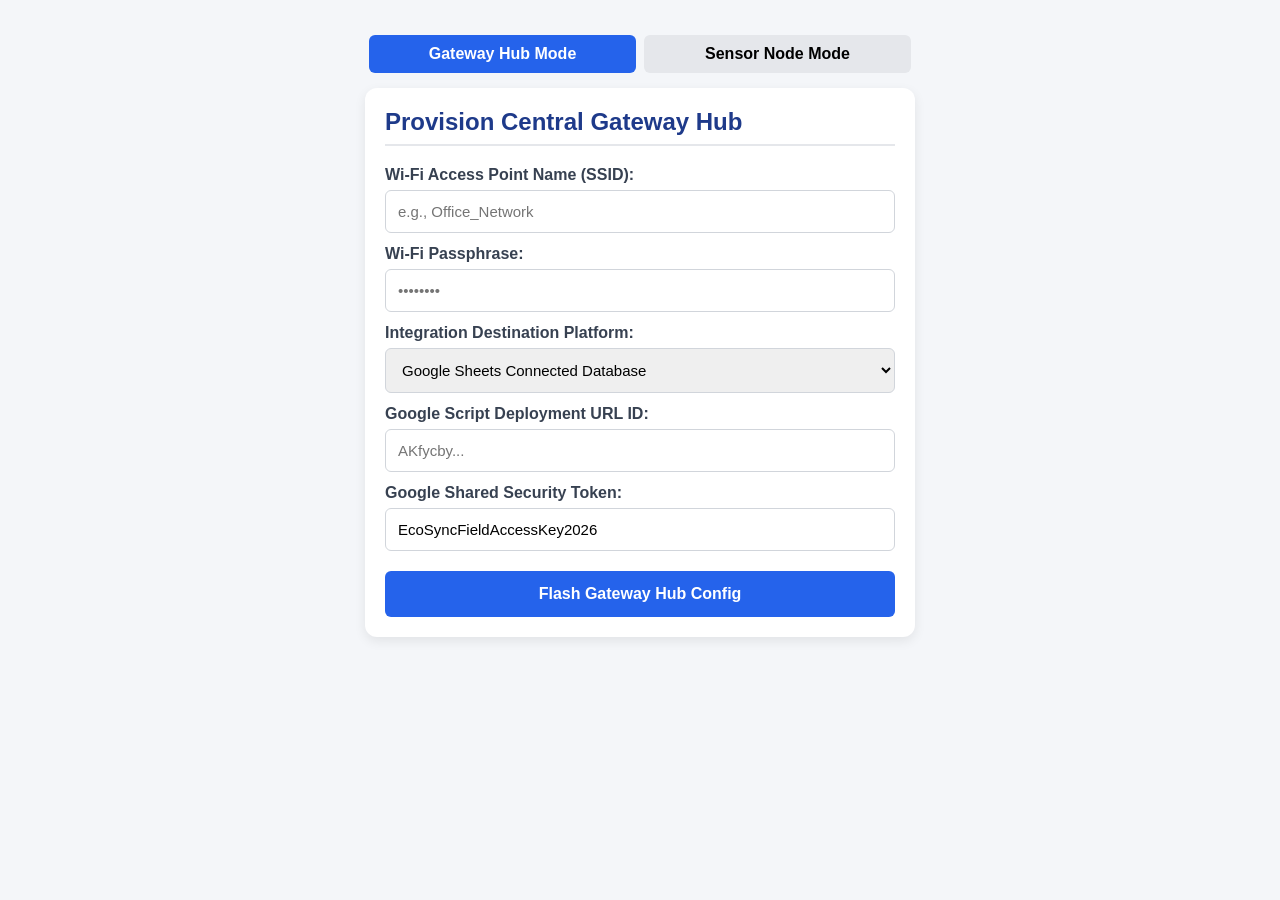
<file: index.html>
<!DOCTYPE html>
<html>
<head>
    <title>EcoSYNC Hardware Fleet Configurator</title>
    <meta name="viewport" content="width=device-width, initial-scale=1">
    <style>
        body { font-family: -apple-system, sans-serif; max-width: 550px; margin: 20px auto; padding: 15px; background: #f4f6f9; }
        .card { background: white; padding: 20px; border-radius: 12px; box-shadow: 0 4px 12px rgba(0,0,0,0.08); margin-bottom: 15px; }
        h2 { color: #1e3a8a; margin-top: 0; border-bottom: 2px solid #e5e7eb; padding-bottom: 8px; }
        label { display: block; margin-top: 12px; font-weight: 600; color: #374151; }
        input, select { width: 100%; padding: 12px; margin-top: 6px; box-sizing: border-box; border: 1px solid #d1d5db; border-radius: 6px; font-size: 15px; }
        button { background: #2563eb; color: white; border: none; padding: 14px; margin-top: 20px; width: 100%; border-radius: 6px; font-size: 16px; cursor: pointer; font-weight: bold; }
        button:hover { background: #1d4ed8; }
        .hidden { display: none; }
        .hint { color: #6b7280; font-size: 12px; margin-top: 4px; }
        .nav-tabs { display: flex; margin-bottom: 15px; }
        .tab { flex: 1; text-align: center; padding: 10px; background: #e5e7eb; cursor: pointer; font-weight: bold; border-radius: 6px; margin: 0 4px; }
        .active-tab { background: #2563eb; color: white; }
    </style>
</head>
<body>
    <div class="nav-tabs">
        <div id="tabHub" class="tab active-tab" onclick="switchMode('HUB')">Gateway Hub Mode</div>
        <div id="tabNode" class="tab" onclick="switchMode('NODE')">Sensor Node Mode</div>
    </div>

    <!-- GATEWAY HUB CONFIGURATION UNIT PANEL -->
    <div id="panelHub" class="card">
        <h2>Provision Central Gateway Hub</h2>
        <label>Wi-Fi Access Point Name (SSID):</label>
        <input type="text" id="hubSsid" placeholder="e.g., Office_Network">
        <label>Wi-Fi Passphrase:</label>
        <input type="password" id="hubPass" placeholder="••••••••">
        
        <label>Integration Destination Platform:</label>
        <select id="platformChoice" onchange="togglePlatformFields()">
            <option value="1">Google Sheets Connected Database</option>
            <option value="2">Home Assistant (Local Webhook Url)</option>
        </select>

        <div id="rowGoogle">
            <label>Google Script Deployment URL ID:</label>
            <input type="text" id="hubScriptId" placeholder="AKfycby...">
            <label>Google Shared Security Token:</label>
            <input type="text" id="hubToken" value="EcoSyncFieldAccessKey2026">
        </div>
        <div id="rowHA" class="hidden">
            <label>Home Assistant Webhook Destination URL:</label>
            <input type="text" id="hubHaUrl" placeholder="http://192.168.1">
        </div>
        <button onclick="writeHubConfiguration()">Flash Gateway Hub Config</button>
    </div>

    <!-- REMOTE FIELD SENSOR UNIT PANEL -->
    <div id="panelNode" class="card hidden">
        <h2>Provision Field Sensor Unit</h2>
        <label>Assign Unique Hardware Node ID:</label>
        <input type="number" id="nodeId" min="1" max="255" value="1">
        <label>Default Sleep Interval (Seconds):</label>
        <input type="number" id="nodeSleep" value="300">
        
        <label>Private AES-128 Encryption Passphrase:</label>
        <input type="text" id="nodeKey" maxlength="16" placeholder="Must be exactly 16 characters">
        <div class="hint">Must match the entry value assigned inside your master database configuration row.</div>
        <button onclick="writeNodeConfiguration()" style="background:#d97706;">Flash Field Node Config</button>
    </div>

    <script>
        let currentMode = 'HUB';
        function switchMode(m) {
            currentMode = m;
            if(m === 'HUB') {
                document.getElementById('panelHub').classList.remove('hidden'); document.getElementById('panelNode').classList.add('hidden');
                document.getElementById('tabHub').classList.add('active-tab'); document.getElementById('tabNode').classList.remove('active-tab');
            } else {
                document.getElementById('panelHub').classList.add('hidden'); document.getElementById('panelNode').classList.remove('hidden');
                document.getElementById('tabHub').classList.remove('active-tab'); document.getElementById('tabNode').classList.add('active-tab');
            }
        }
        function togglePlatformFields() {
            if(document.getElementById('platformChoice').value === "1") {
                document.getElementById('rowGoogle').classList.remove('hidden'); document.getElementById('rowHA').classList.add('hidden');
            } else {
                document.getElementById('rowGoogle').classList.add('hidden'); document.getElementById('rowHA').classList.remove('hidden');
            }
        }
        async function writeHubConfiguration() {
            const uuidS = "a84f0001-5231-4b53-9a33-2154c0000000";
            try {
                const dev = await navigator.bluetooth.requestDevice({ filters: [{ services: [uuidS] }] });
                const gatt = await dev.gatt.connect(); const svc = await gatt.getPrimaryService(uuidS); const enc = new TextEncoder();
                await (await svc.getCharacteristic("a84f0002-5231-4b53-9a33-2154c0000000")).writeValue(enc.encode(document.getElementById('hubSsid').value));
                await (await svc.getCharacteristic("a84f0003-5231-4b53-9a33-2154c0000000")).writeValue(enc.encode(document.getElementById('hubPass').value));
                const type = document.getElementById('platformChoice').value;
                await (await svc.getCharacteristic("a84f0004-5231-4b53-9a33-2154c0000000")).writeValue(enc.encode(type));
                const data = (type === "1") ? document.getElementById('hubScriptId').value : document.getElementById('hubHaUrl').value;
                const tokn = (type === "1") ? document.getElementById('hubToken').value : "HA_BYPASS";
                await (await svc.getCharacteristic("a84f0005-5231-4b53-9a33-2154c0000000")).writeValue(enc.encode(data));
                await (await svc.getCharacteristic("a84f0006-5231-4b53-9a33-2154c0000000")).writeValue(enc.encode(tokn));
                alert("Gateway Configured Successfully."); await gatt.disconnect();
            } catch(e) { alert("BLE Error: " + e.message); }
        }
        async function writeNodeConfiguration() {
            if(document.getElementById('nodeKey').value.length !== 16) { alert("Key must be exactly 16 characters long."); return; }
            const uuidN = "4fa15562-812d-4d40-8d38-92212354c001";
            try {
                const dev = await navigator.bluetooth.requestDevice({ filters: [{ services: [uuidN] }] });
                const gatt = await dev.gatt.connect(); const svc = await gatt.getPrimaryService(uuidN); const enc = new TextEncoder();
                await (await svc.getCharacteristic("4fa15562-812d-4d40-8d38-92212354c002")).writeValue(enc.encode(document.getElementById('nodeId').value));
                await (await svc.getCharacteristic("4fa15562-812d-4d40-8d38-92212354c003")).writeValue(enc.encode(document.getElementById('nodeSleep').value));
                await (await svc.getCharacteristic("4fa15562-812d-4d40-8d38-92212354c004")).writeValue(enc.encode(document.getElementById('nodeKey').value));
                alert("Sensor Node Configured Successfully."); await gatt.disconnect();
            } catch(e) { alert("BLE Error: " + e.message); }
        }
    </script>
</body>
</html>
</file>
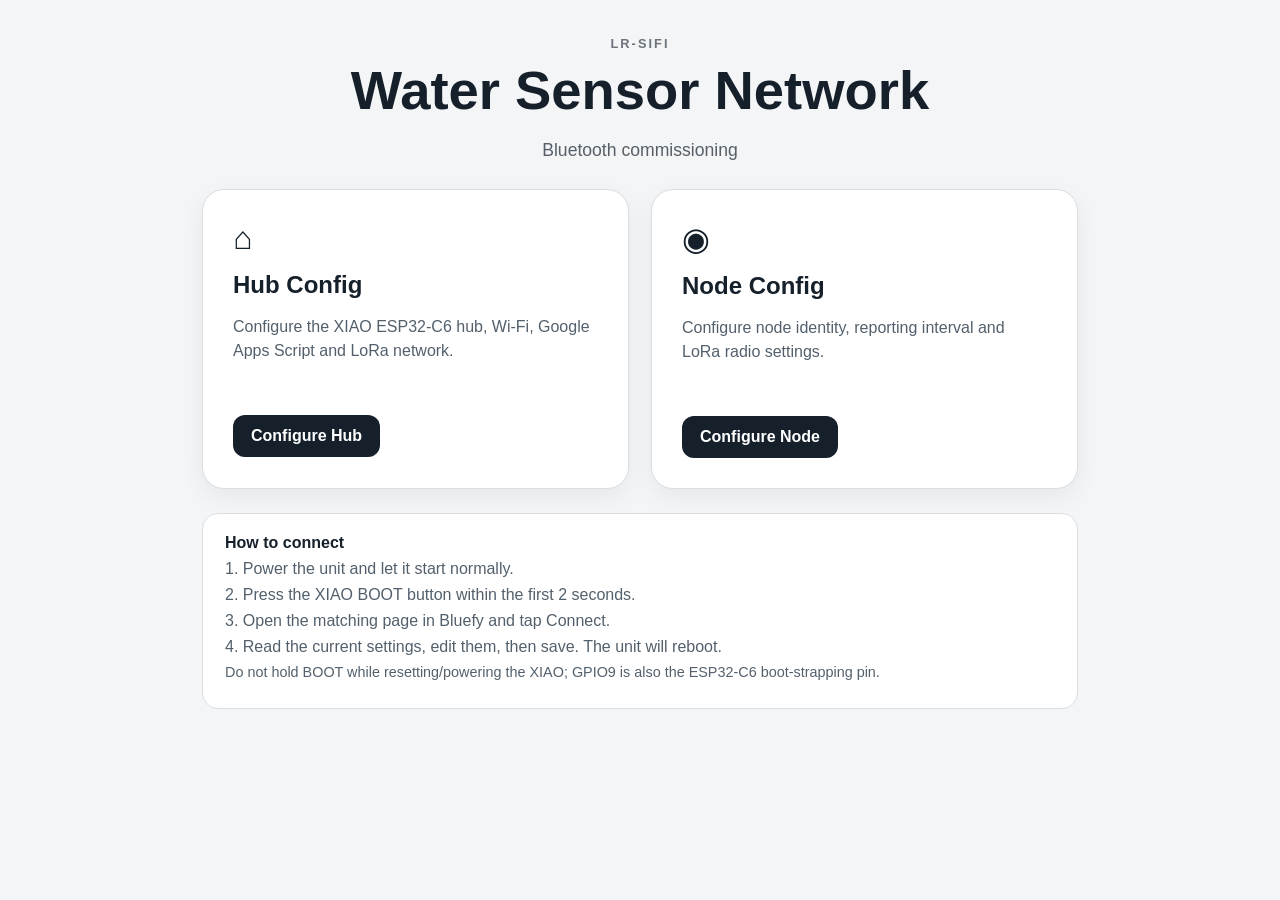
<file: docs/index.html>
<!doctype html>
<html lang="en">
<head>
  <meta charset="utf-8">
  <meta name="viewport" content="width=device-width,initial-scale=1">
  <title>LR-SiFi Water Sensor Network</title>
  <link rel="stylesheet" href="styles.css">
</head>
<body>
<main class="shell">
  <section class="hero">
    <div class="eyebrow">LR-SiFi</div>
    <h1>Water Sensor Network</h1>
    <p>Bluetooth commissioning</p>
  </section>

  <section class="cards">
    <a class="card" href="hub.html">
      <div class="icon">⌂</div>
      <h2>Hub Config</h2>
      <p>Configure the XIAO ESP32-C6 hub, Wi-Fi, Google Apps Script and LoRa network.</p>
      <span class="button">Configure Hub</span>
    </a>

    <a class="card" href="node.html">
      <div class="icon">◉</div>
      <h2>Node Config</h2>
      <p>Configure node identity, reporting interval and LoRa radio settings.</p>
      <span class="button">Configure Node</span>
    </a>
  </section>

  <section class="notice">
    <strong>How to connect</strong>
    <p>1. Power the unit and let it start normally.</p>
    <p>2. Press the XIAO BOOT button within the first 2 seconds.</p>
    <p>3. Open the matching page in Bluefy and tap Connect.</p>
    <p>4. Read the current settings, edit them, then save. The unit will reboot.</p>
    <p class="compat">Do not hold BOOT while resetting/powering the XIAO; GPIO9 is also the ESP32-C6 boot-strapping pin.</p>
  </section>
</main>
</body>
</html>
</file>
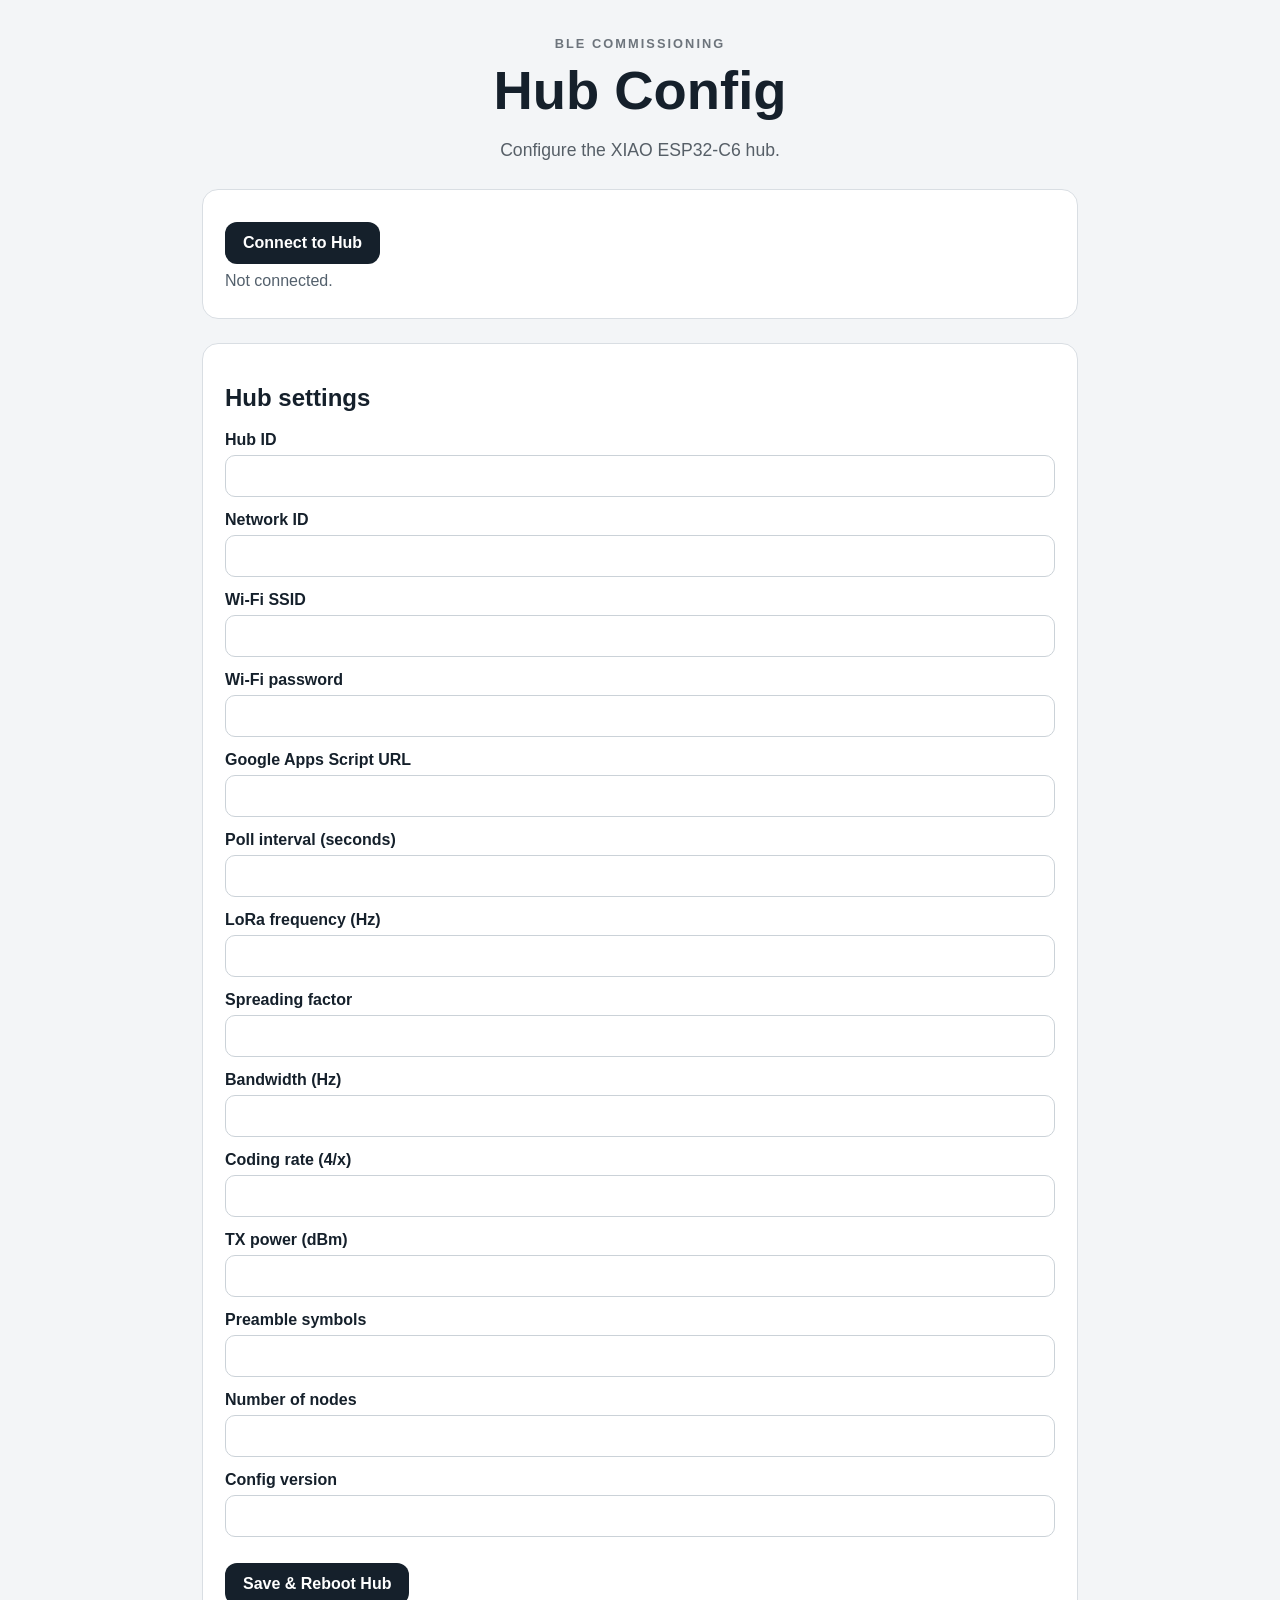
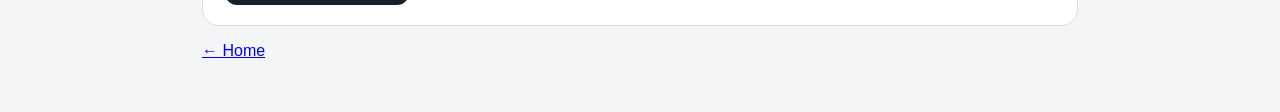
<file: docs/hub.html>
<!doctype html>
<html lang="en">
<head><meta charset="utf-8"><meta name="viewport" content="width=device-width,initial-scale=1">
<title>Hub Config</title><link rel="stylesheet" href="styles.css"></head>
<body><main class="shell">
<section class="hero"><div class="eyebrow">BLE Commissioning</div><h1>Hub Config</h1><p>Configure the XIAO ESP32-C6 hub.</p></section>
<section class="notice"><button id="connect" class="button">Connect to Hub</button><p id="status">Not connected.</p></section>
<section class="notice"><h2>Hub settings</h2>
<label>Hub ID<input id="hub"></label>
<label>Network ID<input id="network"></label>
<label>Wi-Fi SSID<input id="ssid"></label>
<label>Wi-Fi password<input id="password" type="password"></label>
<label>Google Apps Script URL<input id="url"></label>
<label>Poll interval (seconds)<input id="poll" type="number" min="5" max="43200"></label>
<label>LoRa frequency (Hz)<input id="freq" type="number"></label>
<label>Spreading factor<input id="sf" type="number" min="5" max="12"></label>
<label>Bandwidth (Hz)<input id="bw" type="number"></label>
<label>Coding rate (4/x)<input id="cr" type="number" min="5" max="8"></label>
<label>TX power (dBm)<input id="power" type="number" min="-9" max="22"></label>
<label>Preamble symbols<input id="preamble" type="number" min="8" max="65535"></label>
<label>Number of nodes<input id="nodes" type="number" min="1" max="10"></label>
<label>Config version<input id="version" type="number" min="0" max="65535"></label>
<button id="save" class="button" disabled>Save & Reboot Hub</button>
</section><p><a href="index.html">← Home</a></p>
<script src="ble.js"></script><script>
document.getElementById('connect').onclick=()=>BleConfig.connect('hub');
const ids=['hub','network','ssid','password','url','poll','freq','sf','bw','cr','power','preamble','nodes','version'];
document.getElementById('save').onclick=()=>BleConfig.save(ids.map(id=>[id]));
</script></main></body></html>
</file>
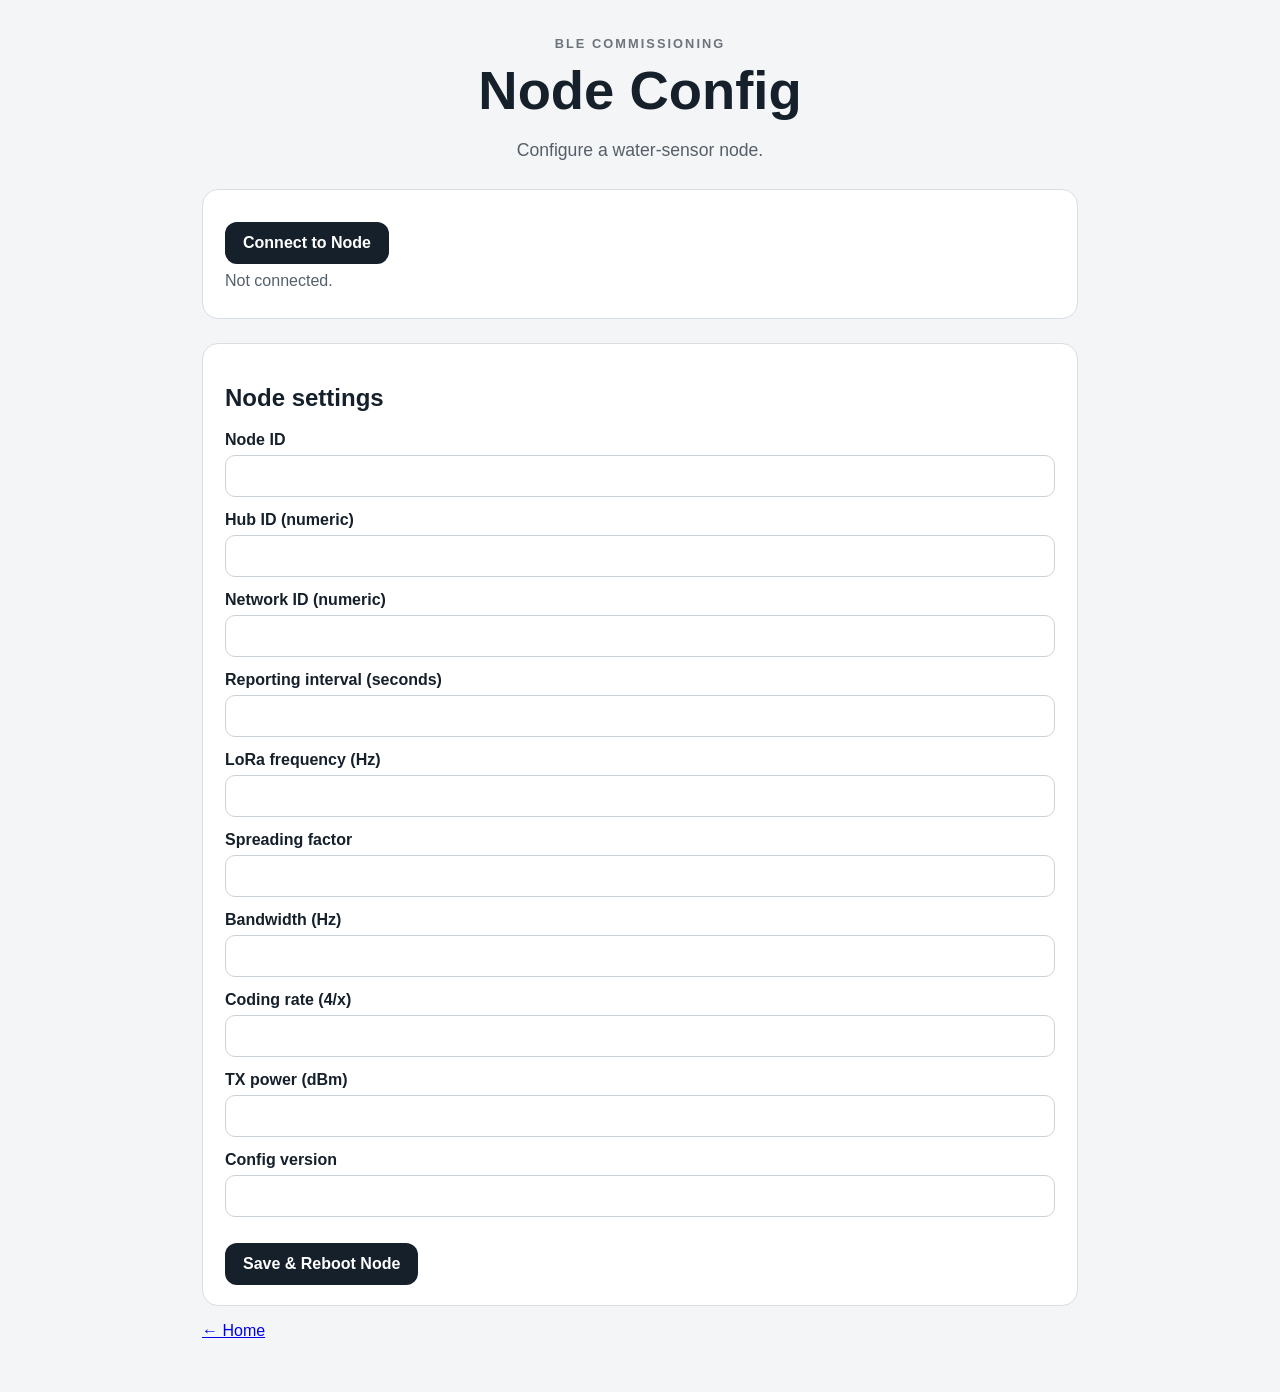
<file: docs/node.html>
<!doctype html>
<html lang="en">
<head><meta charset="utf-8"><meta name="viewport" content="width=device-width,initial-scale=1">
<title>Node Config</title><link rel="stylesheet" href="styles.css"></head>
<body><main class="shell">
<section class="hero"><div class="eyebrow">BLE Commissioning</div><h1>Node Config</h1><p>Configure a water-sensor node.</p></section>
<section class="notice"><button id="connect" class="button">Connect to Node</button><p id="status">Not connected.</p></section>
<section class="notice"><h2>Node settings</h2>
<label>Node ID<input id="node" type="number" min="1" max="255"></label>
<label>Hub ID (numeric)<input id="hub" type="number" min="1" max="255"></label>
<label>Network ID (numeric)<input id="network" type="number" min="0" max="255"></label>
<label>Reporting interval (seconds)<input id="interval" type="number" min="300" max="43200"></label>
<label>LoRa frequency (Hz)<input id="freq" type="number"></label>
<label>Spreading factor<input id="sf" type="number" min="5" max="12"></label>
<label>Bandwidth (Hz)<input id="bw" type="number"></label>
<label>Coding rate (4/x)<input id="cr" type="number" min="5" max="8"></label>
<label>TX power (dBm)<input id="power" type="number" min="-9" max="22"></label>
<label>Config version<input id="version" type="number" min="0" max="65535"></label>
<button id="save" class="button" disabled>Save & Reboot Node</button>
</section><p><a href="index.html">← Home</a></p>
<script src="ble.js"></script><script>
document.getElementById('connect').onclick=()=>BleConfig.connect('node');
const ids=['node','hub','network','interval','freq','sf','bw','cr','power','version'];
document.getElementById('save').onclick=()=>BleConfig.save(ids.map(id=>[id]));
</script></main></body></html>
</file>
<file: docs/styles.css>
*{box-sizing:border-box}body{margin:0;font-family:-apple-system,BlinkMacSystemFont,"Segoe UI",sans-serif;background:#f3f5f7;color:#15202b}.shell{max-width:920px;margin:0 auto;padding:36px 22px}.hero{text-align:center;margin-bottom:28px}.eyebrow{font-size:.8rem;letter-spacing:.16em;text-transform:uppercase;font-weight:700;opacity:.6}.hero h1{font-size:clamp(2rem,6vw,3.4rem);margin:8px 0}.hero p{font-size:1.1rem;opacity:.7}.cards{display:grid;grid-template-columns:repeat(2,minmax(0,1fr));gap:22px}.card{display:block;padding:30px;background:white;border:1px solid #d9dee3;border-radius:22px;color:inherit;text-decoration:none;box-shadow:0 8px 24px rgba(0,0,0,.06)}.icon{font-size:2rem}.card h2{margin:14px 0 8px}.card p{line-height:1.55;min-height:72px;color:#53606c}.button{display:inline-block;margin-top:12px;padding:12px 18px;border:0;border-radius:12px;background:#15202b;color:white;font-weight:700;font-size:1rem}.notice{margin-top:24px;padding:20px 22px;background:white;border-radius:16px;border:1px solid #d9dee3}.notice p{margin:.5rem 0;color:#53606c}.compat{font-size:.9rem}label{display:block;margin:14px 0;font-weight:600}input{display:block;width:100%;margin-top:6px;padding:11px 12px;border:1px solid #cbd2d8;border-radius:10px;font-size:1rem}@media(max-width:680px){.cards{grid-template-columns:1fr}.card p{min-height:0}}
</file>
